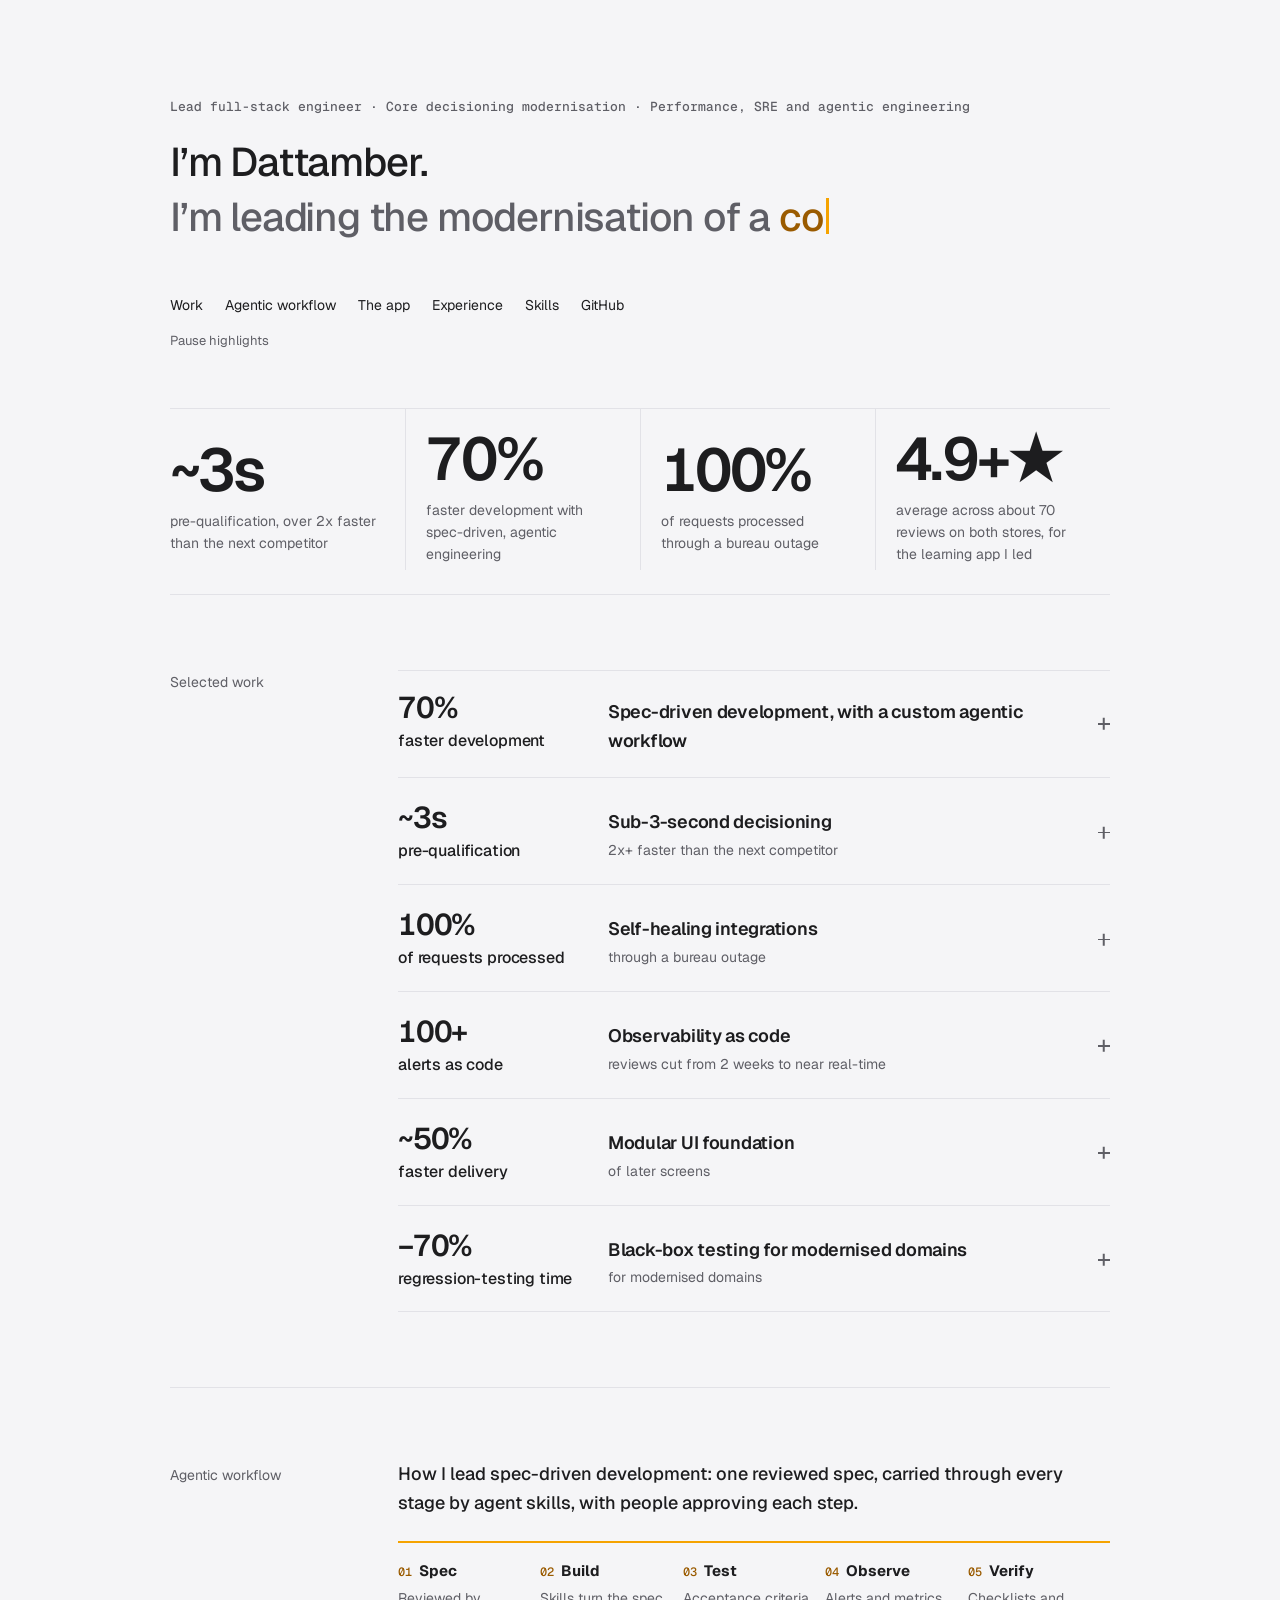
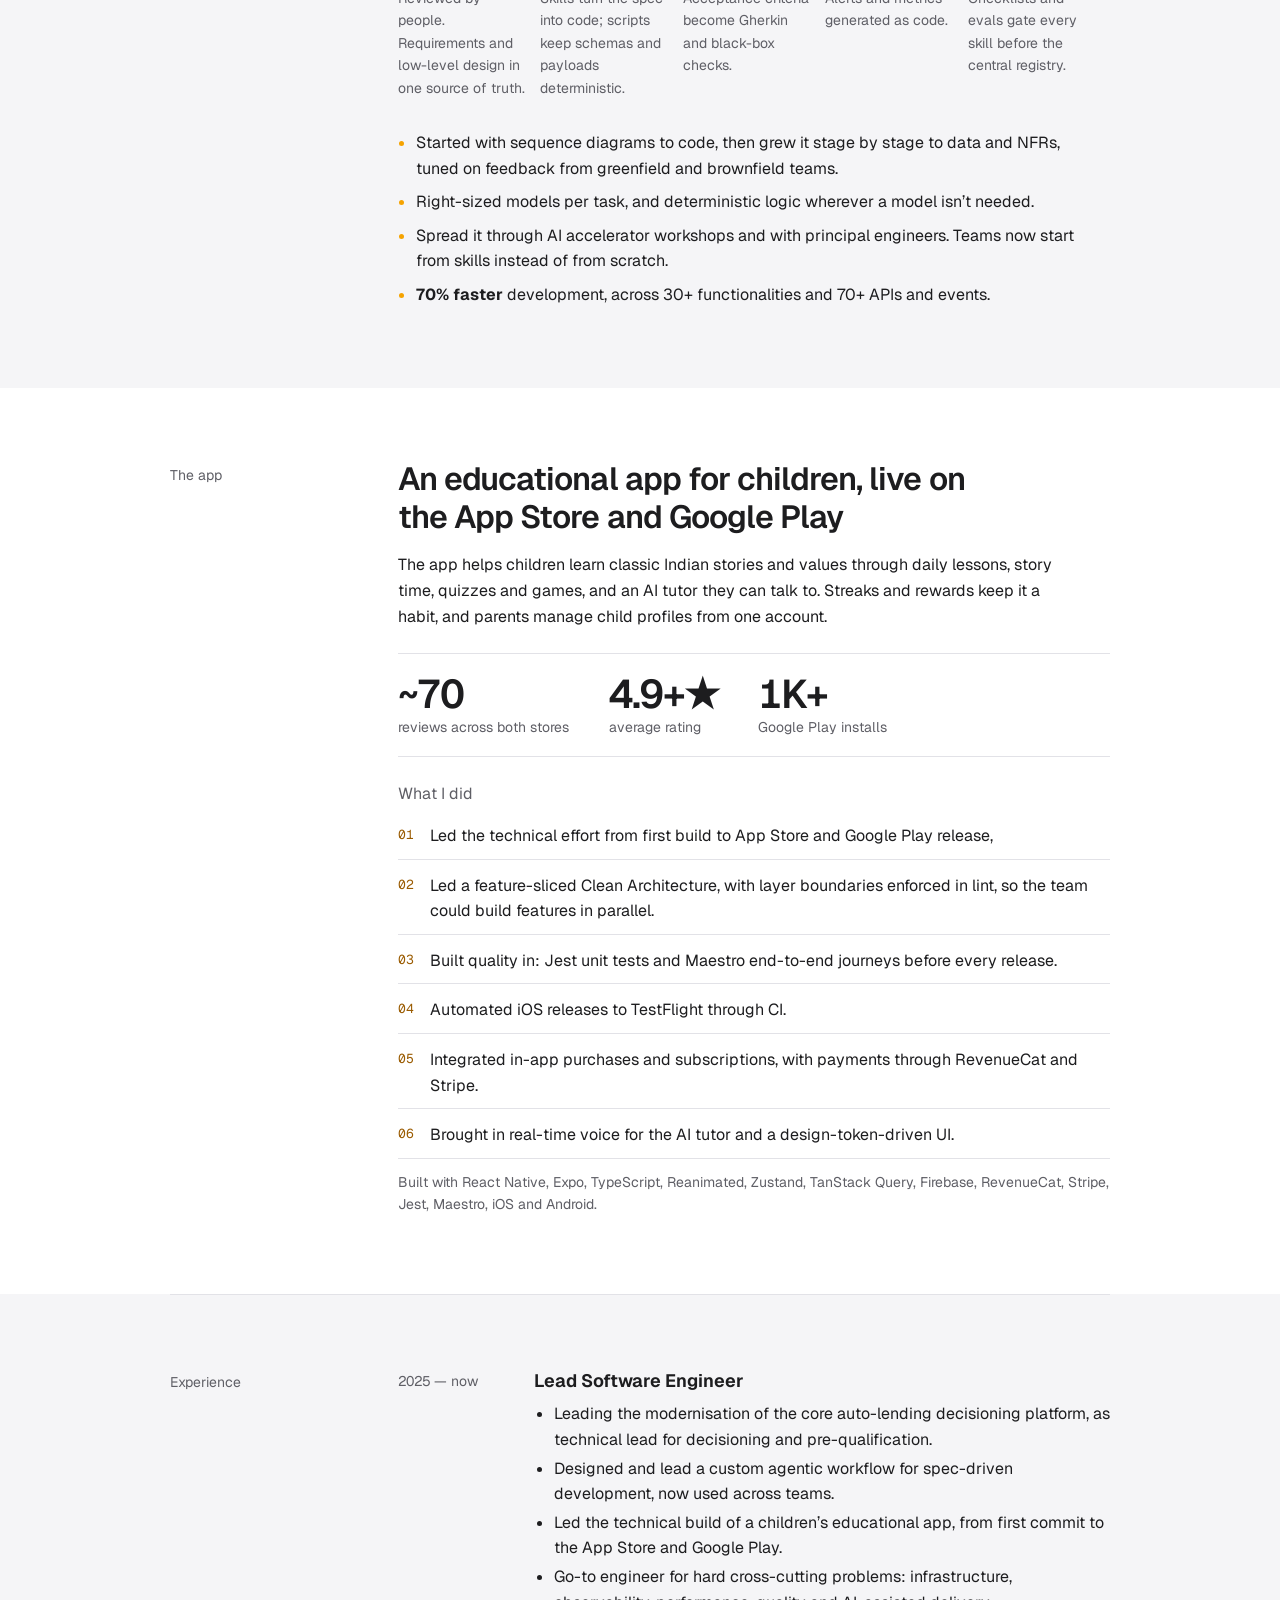
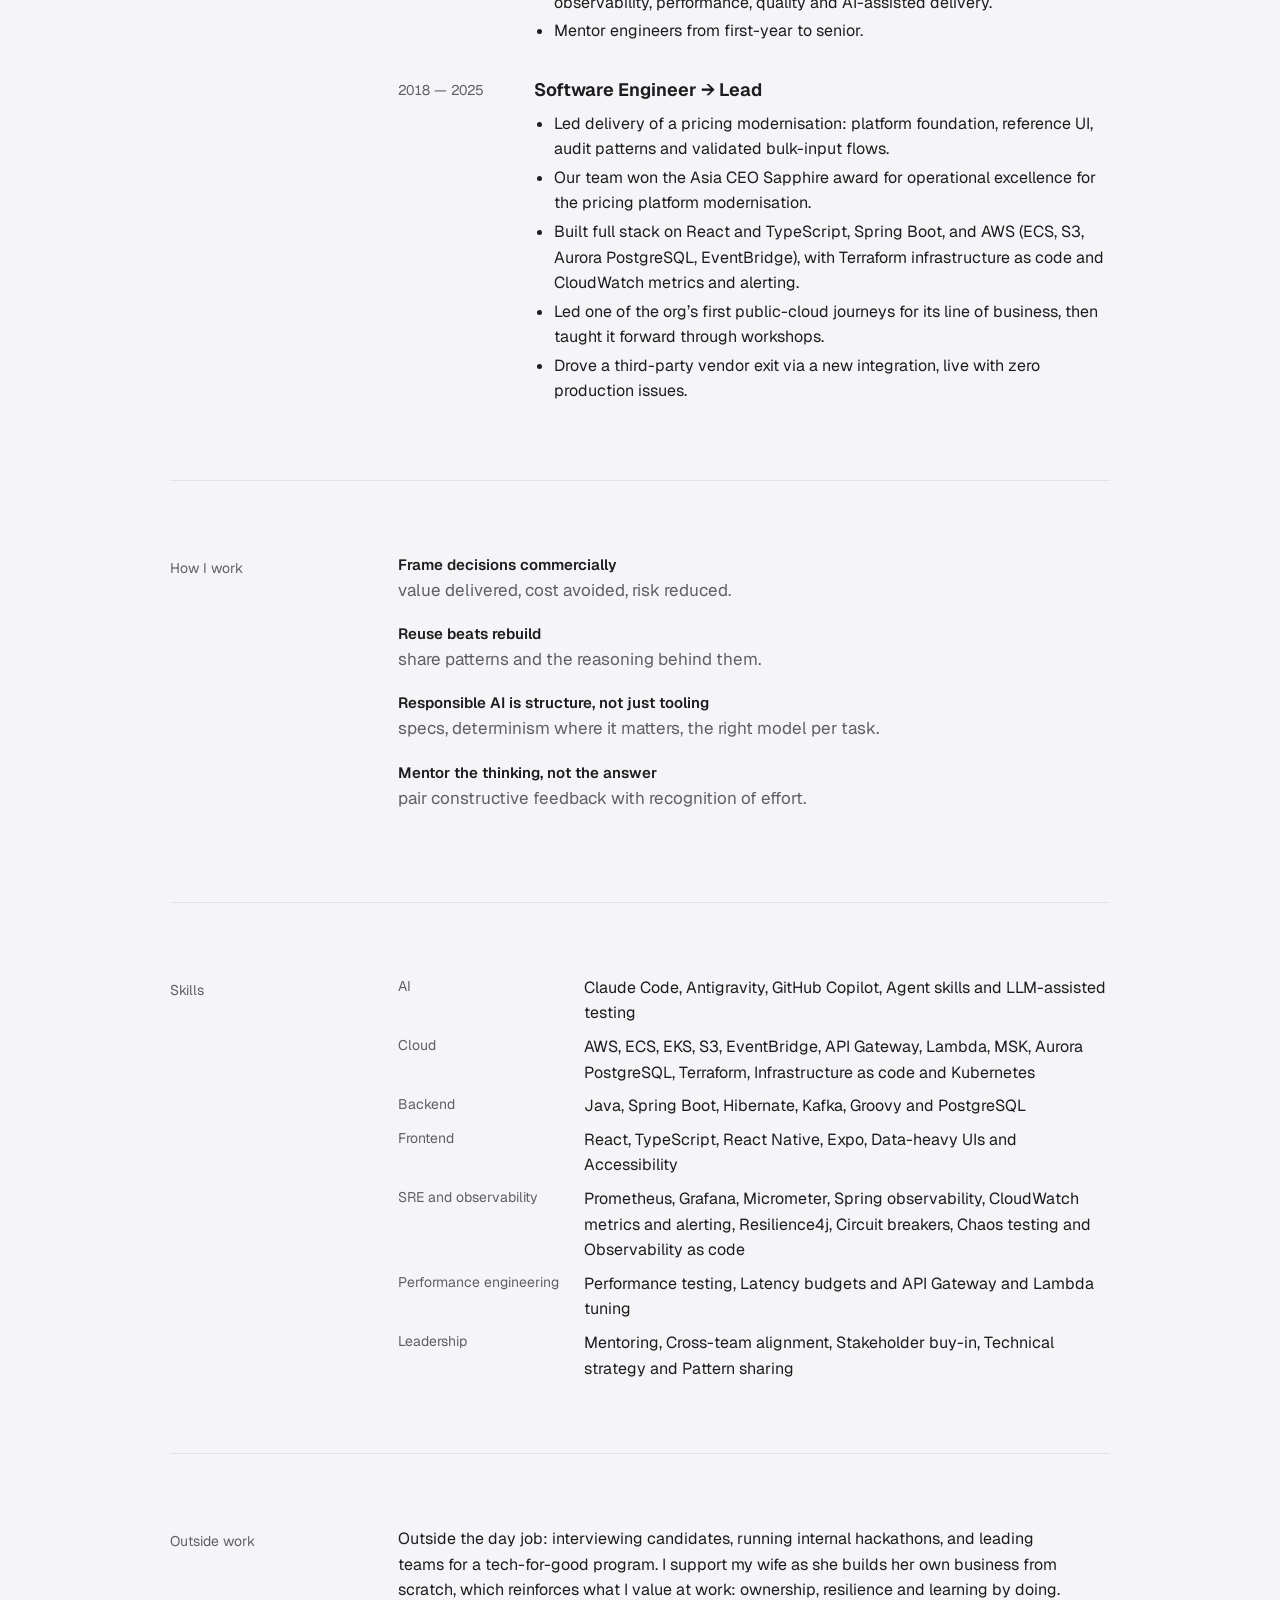
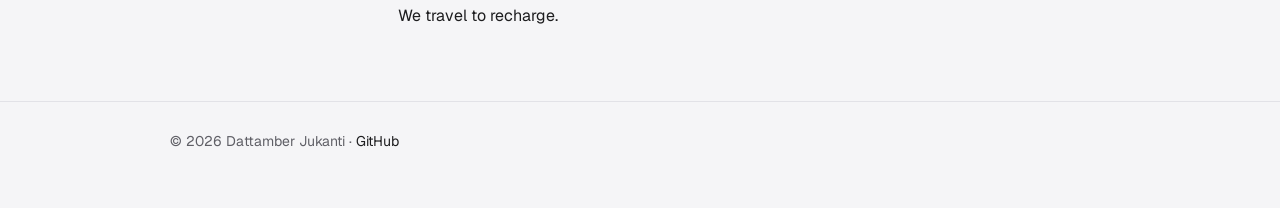
<file: index.html>
<!doctype html>
<html lang="en"><head><meta charset="utf-8"><meta name="viewport" content="width=device-width,initial-scale=1,viewport-fit=cover">
<title>Dattamber Jukanti — Lead Software Engineer</title>
<meta name="description" content="Lead software engineer on auto-lending decisioning platforms. Led the build of a children's educational app, rated 4.9+ across about 70 reviews on the App Store and Google Play.">
<meta property="og:type" content="website"><meta property="og:url" content="https://dattamberj.github.io/"><meta property="og:title" content="Dattamber Jukanti — Lead Software Engineer"><meta property="og:description" content="Platforms that pre-qualify a car loan in about three seconds, and a children's learning app rated 4.9 across both app stores.">
<meta name="theme-color" content="#0b0c0e" media="(prefers-color-scheme: dark)"><meta name="theme-color" content="#f5f5f7" media="(prefers-color-scheme: light)">
<link rel="icon" href="data:image/svg+xml,%3Csvg xmlns='http://www.w3.org/2000/svg' viewBox='0 0 32 32'%3E%3Crect width='32' height='32' rx='6' fill='%230b0c0e'/%3E%3Cpath d='M7 10l7 6-7 6' stroke='%23ffb000' stroke-width='3' fill='none'/%3E%3Cpath d='M17 23h9' stroke='%23ffb000' stroke-width='3'/%3E%3C/svg%3E">
<link rel="stylesheet" href="base.css">
<style>
.wrap{max-width:980px;margin:0 auto;padding:0 max(20px,env(safe-area-inset-right)) 0 max(20px,env(safe-area-inset-left))}
a.u{color:var(--fg);text-decoration:none;background:linear-gradient(var(--acc),var(--acc)) 0 100%/0 1px no-repeat;transition:background-size .35s var(--ease)}
a.u:hover,a.u:focus-visible{background-size:100% 1px}
/* editorial grid: a quiet label column, then the content */
.sec{display:grid;grid-template-columns:180px minmax(0,1fr);gap:24px 48px;padding:72px 0;border-top:1px solid var(--line)}
.sec>.lbl{color:var(--dim);font-size:14px;padding-top:4px}
@media(max-width:760px){.sec{grid-template-columns:1fr;gap:12px;padding:56px 0}}
.intro{font:500 clamp(26px,3.6vw,40px)/1.22 var(--sans);letter-spacing:-.03em;margin:0;max-width:31ch}
.intro b{font-weight:500;color:var(--acc-ink)}
.jump{display:flex;flex-wrap:wrap;gap:6px 22px;font-size:14px}.pz{margin:10px 0 0;font-size:13px}.jump a{padding:4px 0}
html{scroll-behavior:smooth;scroll-padding-top:20px}
.hero{padding:96px 0 56px}@media(max-width:560px){.hero{padding:48px 0 40px}.intro{font-size:27px}.hero p.meta{margin-top:20px}}.hero p.meta{color:var(--dim);margin:28px 0 0}
.kicker{font:500 13px/1.7 var(--mono);color:var(--dim);margin:0 0 20px}.kicker span{white-space:nowrap}
/* the numbers: hairlines, no boxes */
.ledger{display:grid;grid-template-columns:repeat(4,minmax(0,1fr));border-top:1px solid var(--line);margin:0 0 24px}
.ledger button{all:unset;box-sizing:border-box;position:relative;cursor:pointer;padding:20px 20px 4px 0}.ledger button+button{padding-left:20px;border-left:1px solid var(--line)}
.ledger button:focus-visible{outline:2px solid var(--acc);outline-offset:-2px}
.ledger button::before{content:"";position:absolute;left:0;right:100%;top:-1px;height:2px;background:var(--acc)}
.ledger button.hold::before{right:0;transition:right var(--hold,2.6s) linear}
.ledger b{display:block;font:600 clamp(34px,5vw,60px)/1 var(--sans);letter-spacing:-.045em;font-variant-numeric:tabular-nums;transition:color .4s}
.ledger button.cur b{color:var(--acc-ink)}
.ledger span{display:block;color:var(--dim);font-size:14px;margin-top:10px;max-width:24ch}
@media(max-width:760px){.ledger{grid-template-columns:repeat(2,minmax(0,1fr))}.ledger button:nth-child(3){padding-left:0;border-left:0}.ledger button:nth-child(n+3){border-top:1px solid var(--line)}}
/* typed intro: ghost copies of every highlight reserve the tallest height, so nothing below jumps */
.tw{display:grid;color:var(--dim);margin-top:.15em}.tw>*{grid-area:1/1}.tw .ghost{visibility:hidden}
.tw b{font-weight:500;color:var(--acc-ink)}
.caret{display:inline-block;width:.08em;height:.9em;margin-left:.06em;vertical-align:-.08em;background:var(--acc);animation:blink 1s steps(1) infinite}
@keyframes blink{50%{opacity:0}}
.pause{all:unset;cursor:pointer;color:var(--dim)}.pause:hover,.pause:focus-visible{color:var(--acc-ink)}
.sr-only{position:absolute;width:1px;height:1px;overflow:hidden;clip:rect(0 0 0 0);white-space:nowrap}
/* entrance and scroll reveal: small, once */
.js .in-1,.js [data-r]{opacity:0;transform:translateY(10px);transition:opacity .9s var(--ease),transform .9s var(--ease)}
.js .in-1{transition-delay:.05s}.js .meta.in-1{transition-delay:.35s}
.ready .in-1,.js [data-r].on{opacity:1;transform:none}
/* work index */
.idx{list-style:none;margin:0;padding:0}
.idx>li{border-bottom:1px solid var(--line)}.idx>li:first-child{border-top:1px solid var(--line)}
.idx button{all:unset;box-sizing:border-box;width:100%;cursor:pointer;display:grid;grid-template-columns:190px minmax(0,1fr) 20px;gap:20px;align-items:baseline;padding:22px 0}
.idx button:focus-visible{outline:2px solid var(--acc);outline-offset:4px}
.idx .m{font:600 30px/1 var(--sans);letter-spacing:-.04em;font-variant-numeric:tabular-nums;transition:color .3s}.idx .m i{display:block;font:500 16px/1.3 var(--sans);letter-spacing:-.01em;color:var(--fg);margin-top:8px;font-style:normal}
.idx button:hover .m,.idx [aria-expanded=true] .m{color:var(--acc-ink)}
.idx .t{display:block;font-size:18px;font-weight:600;letter-spacing:-.015em;transition:transform .45s var(--ease)}
.idx .r{display:block;color:var(--dim);font-size:14px;margin-top:2px;transition:transform .45s var(--ease) .03s}
.idx button:hover .r{transform:translateX(6px)}
.idx .pm{position:relative;width:12px;height:12px;justify-self:end;align-self:center}
.idx .pm::before,.idx .pm::after{content:"";position:absolute;left:0;top:5px;width:12px;height:1.5px;background:var(--dim);transition:transform .45s var(--ease),background .3s}
.idx .pm::after{transform:rotate(90deg)}
.idx button:hover .t{transform:translateX(6px)}.idx button:hover .pm::before,.idx button:hover .pm::after{background:var(--acc)}
.idx [aria-expanded=true] .pm::after{transform:rotate(0)}.idx [aria-expanded=true] .pm::before,.idx [aria-expanded=true] .pm::after{background:var(--acc)}
.panel{display:grid;grid-template-rows:0fr;transition:grid-template-rows .55s var(--ease)}
.panel>div{overflow:hidden}.open .panel{grid-template-rows:1fr}
.case{padding:0 0 28px;max-width:62ch;opacity:0;transform:translateY(-6px);transition:opacity .4s,transform .55s var(--ease)}
.open .case{opacity:1;transform:none;transition-delay:.12s}
.case .dek{font-size:17px;color:var(--fg);font-weight:500;margin:0 0 10px}
.case ul{padding-left:18px}.case li::marker{color:var(--acc)}
.built{color:var(--dim);font-size:14px;margin-top:12px}
@media(max-width:560px){.idx button{grid-template-columns:minmax(0,1fr) 20px;gap:8px 16px}.idx .m{grid-column:1/-1;font-size:26px}}
.flow{list-style:none;margin:0 0 28px;padding:0;display:grid;grid-template-columns:repeat(5,minmax(0,1fr));counter-reset:f}
.flow li{counter-increment:f;position:relative;padding:18px 14px 0 0;font-size:14px;color:var(--dim)}
.flow li::before{content:"";position:absolute;left:0;right:0;top:0;height:2px;background:var(--line)}
.flow li::after{content:"";position:absolute;left:0;right:100%;top:0;height:2px;background:var(--acc);transition:right .5s var(--ease);transition-delay:calc(var(--k) * 180ms + .2s)}
.flow.on li::after{right:0}
.flow b{display:block;color:var(--fg);font-size:15px;margin-bottom:4px}.flow b::before{content:counter(f,decimal-leading-zero) " ";font:500 12px var(--mono);color:var(--acc-ink)}
@media(max-width:860px){.flow{grid-template-columns:repeat(3,minmax(0,1fr));row-gap:20px}}@media(max-width:520px){.flow{grid-template-columns:repeat(2,minmax(0,1fr))}}
.lead{padding-left:18px;margin:0;max-width:64ch}.lead li{margin:0 0 8px}.lead li::marker{color:var(--acc)}
/* the app: the one surface band, 30% of the palette */
.band{background:var(--surface)}
.app h2{font:600 clamp(24px,3vw,32px)/1.2 var(--sans);letter-spacing:-.03em;margin:0 0 16px;max-width:28ch}
.figs{display:flex;flex-wrap:wrap;gap:8px 40px;margin:24px 0;padding:18px 0;border-top:1px solid var(--line);border-bottom:1px solid var(--line)}
.figs div{font-size:14px;color:var(--dim)}.figs b{display:block;font-size:40px;line-height:1.1;font-weight:600;color:var(--fg);letter-spacing:-.045em;font-variant-numeric:tabular-nums}
.did{list-style:none;padding:0;margin:0;counter-reset:d}
.did li{counter-increment:d;display:grid;grid-template-columns:32px 1fr;padding:10px 0;border-bottom:1px solid var(--line)}
.did li::before{content:counter(d,decimal-leading-zero);color:var(--acc-ink);font:13px/1.9 var(--mono)}
/* experience, principles, toolkit */
.job{display:grid;grid-template-columns:120px minmax(0,1fr);gap:16px;padding:0 0 28px}.job:last-child{padding:0}
.job .y{color:var(--dim);font-size:14px;padding-top:3px;font-variant-numeric:tabular-nums}.job h3{margin:0 0 6px;font-size:18px}
@media(max-width:560px){.job{grid-template-columns:1fr;gap:4px}}
.pr{margin:0;padding-left:0;list-style:none}.pr li{font-size:17px;color:var(--dim);margin:0 0 18px;max-width:52ch}.pr li b{font-weight:600;font-family:var(--sans);font-size:15px;display:block;color:var(--fg)}
.tk{display:grid;grid-template-columns:170px minmax(0,1fr);gap:8px 16px;margin:0}.tk dt{color:var(--dim);font-size:14px;}.tk dt::first-letter{text-transform:uppercase}.tk dd{margin:0}
footer{border-top:1px solid var(--line);padding:28px 0 56px;color:var(--dim);font-size:14px}footer .wrap{display:flex;flex-wrap:wrap;gap:8px 24px;justify-content:space-between}
/* narrow foldable cover screens */
@media(max-width:360px){.wrap{padding-left:16px;padding-right:16px}.kicker{font-size:11.5px}.kicker span{white-space:normal}.intro{font-size:24px}.ledger{grid-template-columns:1fr}.ledger button,.ledger button+button{padding-left:0;border-left:0}.ledger button+button{border-top:1px solid var(--line)}.tk{grid-template-columns:1fr;gap:2px}.tk dd{margin-bottom:10px}.figs b{font-size:32px}}
@media print{.js .in-1,.js [data-r],.case{opacity:1!important;transform:none!important}.panel{grid-template-rows:1fr!important}.top{display:none}}
</style></head><body>
<a class="skip" href="#main">Skip to content</a>
<main id="main" class="wrap">
 <section class="hero">
  <p class="kicker in-1"><span>Lead full-stack engineer ·</span> <span>Core decisioning modernisation ·</span> <span>Performance, SRE and agentic engineering</span></p>
  <h1 class="intro in-1">I’m Dattamber.<span class="tw" aria-hidden="true" id="tw"><span class="typed"><span id="typed"></span><span class="caret"></span></span></span><span class="sr-only">I’m leading the modernisation of a core decisioning platform. My team won the Asia CEO Sapphire award for operational excellence. I lead platforms that pre-qualify a car loan in about 3 seconds, lead spec-driven development with a custom agentic workflow that made development 70% faster, kept 100% of requests flowing through a bureau outage, and led a children’s learning app to 4.9+ stars across about 70 reviews.</span></h1>
  <nav class="meta in-1 jump" aria-label="Jump to a section"><a class="u" href="#work">Work</a><a class="u" href="#workflow">Agentic workflow</a><a class="u" href="#app">The app</a><a class="u" href="#experience">Experience</a><a class="u" href="#toolkit">Skills</a><a class="u" href="https://github.com/dattamberj" target="_blank" rel="noopener">GitHub</a></nav>
  <p class="in-1 pz"><button class="pause" id="pause" type="button" aria-pressed="false">Pause highlights</button></p>
 </section>
 <div class="ledger" aria-label="Impact in numbers. Select one to show it in the intro.">
  <button type="button" data-r><b>~3s</b><span>pre-qualification, over 2x faster than the next competitor</span></button>
  <button type="button" data-r><b>70%</b><span>faster development with spec-driven, agentic engineering</span></button>
  <button type="button" data-r><b>100%</b><span>of requests processed through a bureau outage</span></button>
  <button type="button" data-r><b>4.9+★</b><span>average across about 70 reviews on both stores, for the learning app I led</span></button>
 </div>

 <section class="sec" id="work"><div class="lbl">Selected work</div>
  <div><ul class="idx" id="idx"></ul><noscript><p class="dim">The case studies need JavaScript to expand.</p></noscript></div>
 </section>

 <section class="sec" id="workflow"><div class="lbl">Agentic workflow</div>
  <div>
   <p class="dek" style="font-size:18px;font-weight:500;margin:0 0 20px;max-width:56ch" data-r>How I lead spec-driven development: one reviewed spec, carried through every stage by agent skills, with people approving each step.</p>
   <ol class="flow" data-r>
    <li style="--k:0"><b>Spec</b>Reviewed by people. Requirements and low-level design in one source of truth.</li>
    <li style="--k:1"><b>Build</b>Skills turn the spec into code; scripts keep schemas and payloads deterministic.</li>
    <li style="--k:2"><b>Test</b>Acceptance criteria become Gherkin and black-box checks.</li>
    <li style="--k:3"><b>Observe</b>Alerts and metrics generated as code.</li>
    <li style="--k:4"><b>Verify</b>Checklists and evals gate every skill before the central registry.</li>
   </ol>
   <ul class="lead" data-r>
    <li>Started with sequence diagrams to code, then grew it stage by stage to data and NFRs, tuned on feedback from greenfield and brownfield teams.</li>
    <li>Right-sized models per task, and deterministic logic wherever a model isn’t needed.</li>
    <li>Spread it through AI accelerator workshops and with principal engineers. Teams now start from skills instead of from scratch.</li>
    <li><b>70% faster</b> development, across 30+ functionalities and 70+ APIs and events.</li>
   </ul>
  </div>
 </section>
</main>

<div class="band" id="app"><div class="wrap"><section class="sec app" style="border-top:0"><div class="lbl">The app</div>
 <div data-r>
  <h2 id="app-title"></h2>
  <div id="app-body"></div>
  <div class="figs" id="app-figs"></div>
  <p class="dim" style="margin:0 0 6px">What I did</p>
  <ol class="did" id="app-did"></ol>
  <p class="built" id="app-built"></p>
 </div></section></div></div>

<div class="wrap">
 <section class="sec" id="experience"><div class="lbl">Experience</div><div data-r id="jobs"></div></section>
 <section class="sec"><div class="lbl">How I work</div><ul class="pr" data-r id="pr"></ul></section>
 <section class="sec" id="toolkit"><div class="lbl">Skills</div><dl class="tk" data-r id="tk"></dl></section>
 <section class="sec"><div class="lbl">Outside work</div><p data-r id="life" style="margin:0;max-width:62ch"></p></section>
</div>
<footer><div class="wrap"><span>© 2026 Dattamber Jukanti · <a class="u" href="https://github.com/dattamberj" target="_blank" rel="noopener">GitHub</a></span></div></footer>
<script src="data.js"></script>
<script>
const $=s=>document.querySelector(s), root=document.documentElement;
root.classList.add('js');
const list=a=>a.join(', ').replace(/, ([^,]*)$/,' and $1');
// content from data.js, shared with the Field and Spec views
const app=PROJECTS.find(p=>p.featured);
$('#app-title').textContent=app.title;
$('#app-body').innerHTML=app.body.map(b=>`<p style="max-width:62ch">${b}</p>`).join('');
$('#app-figs').innerHTML=app.stats.map(([n,l])=>`<div><b>${n}</b>${l}</div>`).join('');
$('#app-did').innerHTML=app.role.map(r=>`<li><span>${r}</span></li>`).join('');
$('#app-built').textContent='Built with '+list(app.stack)+'.';
$('#idx').innerHTML=PROJECTS.filter(p=>!p.featured).map((p,i)=>`<li data-r><button type="button" aria-expanded="false" aria-controls="c${i}"><span class="m">${p.metric[0]}<i>${p.metric[1]}</i></span><span><span class="t">${p.title}</span>${p.metric[2]?`<span class="r">${p.metric[2]}</span>`:''}</span><span class="pm" aria-hidden="true"></span></button>
 <div class="panel" id="c${i}"><div><div class="case"><p class="dek">${p.line}</p>${p.body.map(b=>`<p>${b}</p>`).join('')}${ul(p.facts)}<p class="built">Built with ${list(p.stack)}.</p></div></div></div></li>`).join('');
$('#jobs').innerHTML=DATA.roles.map(r=>`<div class="job"><span class="y">${r.y}</span><div><h3>${r.t}</h3>${ul(r.pts)}</div></div>`).join('');
$('#pr').innerHTML=DATA.principles.map(p=>`<li>${p.replace('</b>:','</b>')}</li>`).join('');
$('#tk').innerHTML=Object.entries(DATA.skills).map(([k,v])=>`<dt>${k}</dt><dd>${list(v)}</dd>`).join('');
$('#life').textContent=DATA.life;

// one accordion open at a time; closed panels stay out of the tab order
document.querySelectorAll('.idx button').forEach(b=>{ const li=b.parentNode, pn=li.querySelector('.panel'); pn.inert=true;
  b.onclick=()=>{ const open=b.getAttribute('aria-expanded')!=='true';
    document.querySelectorAll('.idx li.open').forEach(o=>{ if(o!==li){ o.classList.remove('open'); o.querySelector('button').setAttribute('aria-expanded','false'); o.querySelector('.panel').inert=true; } });
    li.classList.toggle('open',open); b.setAttribute('aria-expanded',open); pn.inert=!open; }; });

// typed intro: each highlight types in, holds while its number's bar fills, then erases into the next
const HL=[{c:null,s:["I’m leading the modernisation of a ",["core decisioning platform"],"."]},{c:null,s:["My team won the ",["Asia CEO Sapphire award"]," for operational excellence."]},{c:0,s:["I lead platforms that pre-qualify a car loan in ",["about 3 seconds"],"."]},{c:1,s:["My custom agentic workflow made development ",["70% faster"],"."]},{c:2,s:["I kept ",["100%"]," of requests flowing through a bureau outage."]},{c:3,s:["I led a children’s learning app to ",["4.9+★"]," across about 70 reviews."]}];
const HOLD=2600, typed=$('#typed'), cells=[...document.querySelectorAll('.ledger button')], pauseBtn=$('#pause');
const txt=s=>Array.isArray(s)?s[0]:s, len=segs=>segs.reduce((a,s)=>a+txt(s).length,0);
const html=(segs,n)=>segs.map(s=>{ const t=txt(s).slice(0,Math.max(0,n)); n-=txt(s).length; return Array.isArray(s)?`<b>${t}</b>`:t; }).join('');
$('#tw').insertAdjacentHTML('afterbegin',HL.map(h=>`<span class="ghost">${html(h.s,1e4)}</span>`).join(''));
root.style.setProperty('--hold',HOLD+'ms');
let gen=0, shown=null, count=0, paused=false;
const wait=ms=>new Promise(r=>setTimeout(r,ms)), draw=(segs,n)=>{ count=n; typed.innerHTML=html(segs,n); };
async function show(i){ const g=++gen;
  cells.forEach((c,k)=>{ c.classList.toggle('cur',k===HL[i].c); c.classList.remove('hold'); c.setAttribute('aria-pressed',k===HL[i].c); });
  if(calm){ draw(shown=HL[i].s,len(HL[i].s)); return; }
  if(shown) for(let n=count;n>=0;n-=2){ if(g!==gen) return; draw(shown,n); await wait(12); }
  shown=HL[i].s; await wait(220);
  for(let n=0,L=len(shown);n<=L;n++){ if(g!==gen) return; draw(shown,n); await wait(26+Math.random()*34); }
  if(HL[i].c!=null) cells[HL[i].c].classList.add('hold'); await wait(HOLD);
  while(paused||document.hidden){ await wait(250); if(g!==gen) return; }
  if(g===gen) show((i+1)%HL.length); }
cells.forEach((c,k)=>c.onclick=()=>show(HL.findIndex(h=>h.c===k)));
pauseBtn.onclick=()=>{ paused=!paused; pauseBtn.setAttribute('aria-pressed',paused); pauseBtn.textContent=paused?'Play highlights':'Pause highlights'; };
if(calm) pauseBtn.hidden=true;
setTimeout(()=>{ root.classList.add('ready'); show(0); },60);
const rs=document.querySelectorAll('[data-r]');
if(calm) rs.forEach(e=>e.classList.add('on'));
else { const io=new IntersectionObserver(es=>es.forEach((e,k)=>{ if(e.isIntersecting){ e.target.style.transitionDelay=k*60+'ms'; e.target.classList.add('on'); io.unobserve(e.target); } }),{rootMargin:'0px 0px -6% 0px'}); rs.forEach(e=>io.observe(e)); }
</script></body></html>
</file>
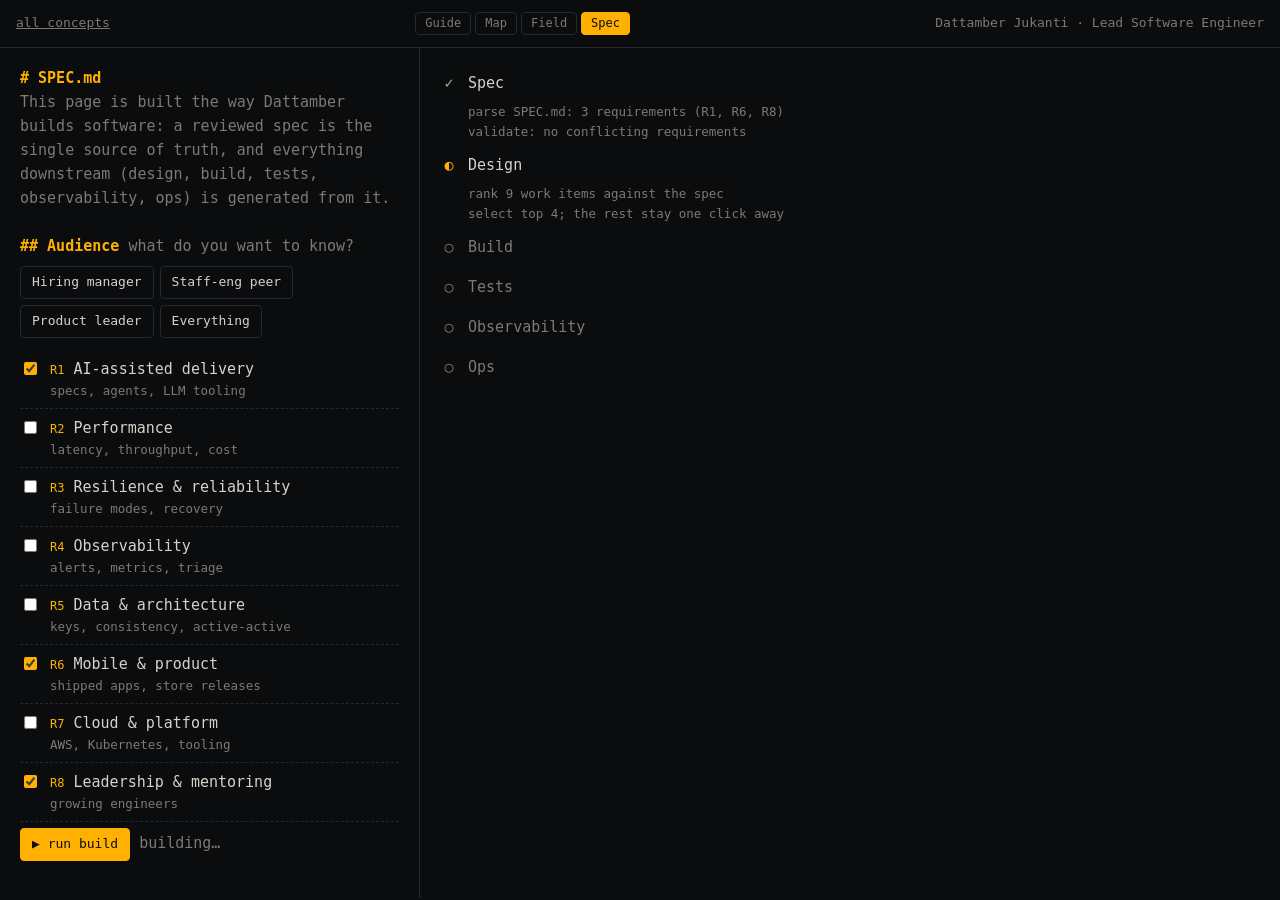
<file: alt/spec.html>
<!doctype html>
<html lang="en"><head><meta charset="utf-8"><meta name="viewport" content="width=device-width,initial-scale=1">
<title>Dattamber Jukanti — Spec-driven Portfolio</title><link rel="stylesheet" href="base.css"><script src="theme.js"></script>
<style>
.wrap{display:grid;grid-template-columns:minmax(0,420px) minmax(0,1fr);gap:0;min-height:calc(100vh - 50px)}
.pane{padding:18px 20px}.left{border-right:1px solid var(--line)}
.md{color:var(--dim)}.md b{color:var(--fg)}.md .h{color:var(--acc);font-weight:700}
.req{display:flex;gap:10px;align-items:flex-start;padding:7px 0;border-bottom:1px dashed var(--line);cursor:pointer}
.req input{margin-top:5px;accent-color:var(--acc)}.req code{color:var(--acc);font-size:12px}.req small{display:block;color:var(--dim)}
.presets{display:flex;flex-wrap:wrap;gap:6px;margin:8px 0 12px}
.stage{display:flex;gap:10px;align-items:center;padding:5px 0;color:var(--dim)}
.stage .ic{width:18px;text-align:center}.stage.run{color:var(--fg)}.stage.run .ic{color:var(--acc)}.stage.done .ic{color:var(--ok)}.stage.done{color:var(--fg)}
.log{margin:2px 0 6px 28px;font-size:12.5px;color:var(--dim);min-height:0;white-space:pre-wrap}
.spin{display:inline-block;animation:sp 1s linear infinite}@keyframes sp{to{transform:rotate(360deg)}}
.out{margin-top:16px;border-top:1px solid var(--line);padding-top:14px}
.hit{border:1px solid var(--line);border-radius:6px;padding:10px 14px;margin:10px 0;background:var(--card)}
.hit .why{color:var(--acc);font-size:12px}
.hit details summary{cursor:pointer;color:var(--dim);font-size:13px}
table{border-collapse:collapse;width:100%;font-size:13px}td{padding:3px 8px 3px 0;border-bottom:1px solid var(--line);vertical-align:top}td.ok{color:var(--ok);white-space:nowrap}
.metrics{display:flex;gap:18px;flex-wrap:wrap;color:var(--dim);font-size:12px;margin-top:8px}.metrics b{color:var(--fg)}
@media(max-width:860px){.wrap{grid-template-columns:1fr}.left{border-right:0;border-bottom:1px solid var(--line)}}
</style></head><body>
<div class="top"><span><a href="./">all concepts</a></span><span>Dattamber Jukanti · Lead Software Engineer</span></div>
<div class="wrap">
 <section class="pane left" aria-label="Spec">
  <div class="md"><span class="h"># SPEC.md</span><br>This page is built the way Dattamber builds software: a reviewed spec is the single source of truth, and everything downstream (design, build, tests, observability, ops) is generated from it.<br><br><span class="h">## Audience</span> <span class="dim">what do you want to know?</span></div>
  <div class="presets" id="presets"></div>
  <div id="reqs"></div>
  <p><button class="btn p" id="run" type="button">▶ run build</button> <span class="dim" id="hint">spec changes rebuild the page</span></p>
 </section>
 <section class="pane" aria-label="Build output">
  <div id="stages"></div><div id="out" class="out" aria-live="polite" hidden></div>
 </section>
</div>
<script src="data.js"></script>
<script>
const GOALS=[
 {id:'R1',label:'AI-assisted delivery',note:'specs, agents, LLM tooling',kw:['ai','llm','agent','spec','model','token','genai']},
 {id:'R2',label:'Performance',note:'latency, throughput, cost',kw:['latency','performance','fast','faster','speed','throughput','authorizer']},
 {id:'R3',label:'Resilience & reliability',note:'failure modes, recovery',kw:['resilient','resilience','retry','retries','circuit','outage','replay','heal','heals']},
 {id:'R4',label:'Observability',note:'alerts, metrics, triage',kw:['observability','alert','alerts','metric','metrics','grafana','prometheus','dashboard']},
 {id:'R5',label:'Data & architecture',note:'keys, consistency, active-active',kw:['uuidv7','postgresql','aurora','database','active-active','architecture','audit','data']},
 {id:'R6',label:'Mobile & product',note:'shipped apps, store releases',kw:['app','mobile','ios','android','store','react','expo','children','shipped','ui']},
 {id:'R7',label:'Cloud & platform',note:'AWS, Kubernetes, tooling',kw:['aws','eks','kubernetes','terraform','lambda','cloud','groovy','platform']},
 {id:'R8',label:'Leadership & mentoring',note:'growing engineers',kw:['mentor','mentoring','lead','leadership','coach','team','principal']}
];
const PRESETS={'Hiring manager':['R1','R6','R8'],'Staff-eng peer':['R2','R3','R5','R7'],'Product leader':['R6','R1','R4'],'Everything':GOALS.map(g=>g.id)};
let sel=new Set(PRESETS['Hiring manager']), running=false;
const reqs=document.getElementById('reqs'); GOALS.forEach(g=>{ const l=document.createElement('label'); l.className='req'; l.innerHTML=`<input type="checkbox" id="c-${g.id}"><span><code>${g.id}</code> ${g.label}<small>${g.note}</small></span>`; reqs.appendChild(l); l.querySelector('input').onchange=e=>{ e.target.checked?sel.add(g.id):sel.delete(g.id); if(!running) hint('spec changed: run build to regenerate'); }; });
const hint=t=>document.getElementById('hint').textContent=t;
const sync=()=>GOALS.forEach(g=>document.getElementById('c-'+g.id).checked=sel.has(g.id));
Object.entries(PRESETS).forEach(([k,ids])=>{ const b=document.createElement('button'); b.className='chip'; b.type='button'; b.textContent=k; b.onclick=()=>{ sel=new Set(ids); sync(); build(); }; document.getElementById('presets').appendChild(b); }); sync();
const sleep=ms=>new Promise(r=>setTimeout(r,calm?0:ms));
const text=p=>(p.title+' '+p.line+' '+p.body.join(' ')+' '+p.facts.join(' ')+' '+p.stack.join(' ')).toLowerCase();
function evaluate(){ const goals=GOALS.filter(g=>sel.has(g.id)); const rows=PROJECTS.map(p=>{ const t=text(p), hits=goals.map(g=>({g,n:g.kw.filter(k=>new RegExp('(^|[^a-z])'+k.replace(/[+-]/g,'\\$&')+(k.length<=3?'($|[^a-z])':''),'i').test(t)).length})).filter(h=>h.n>0);
    return {p,score:hits.reduce((a,h)=>a+h.n,0)+(p.featured&&hits.some(h=>h.g.id==='R6')?3:0),hits}; }).filter(x=>x.score>0).sort((a,b)=>b.score-a.score);
  return {goals,rows}; }
const STAGES=['Spec','Design','Build','Tests','Observability','Ops'];
async function build(){ if(running) return; running=true; const t0=performance.now(); const {goals,rows}=evaluate();
  const out=document.getElementById('out'), st=document.getElementById('stages'); out.hidden=true; out.innerHTML=''; st.innerHTML='';
  document.getElementById('run').disabled=true; hint('building…');
  if(!goals.length){ st.innerHTML='<p class="dim">Spec is empty. Select at least one requirement.</p>'; running=false; document.getElementById('run').disabled=false; return; }
  const els=STAGES.map(n=>{ const d=document.createElement('div'); d.innerHTML=`<div class="stage"><span class="ic">○</span><span>${n}</span></div><div class="log"></div>`; st.appendChild(d); return {box:d.firstChild,log:d.lastChild}; });
  const say=async(e,lines)=>{ for(const l of lines){ e.log.textContent+=(e.log.textContent?'\n':'')+l; await sleep(180); } };
  const run=async(i,lines)=>{ const e=els[i]; e.box.className='stage run'; e.box.querySelector('.ic').innerHTML='<span class="spin">◐</span>'; await sleep(250); await say(e,lines); e.box.className='stage done'; e.box.querySelector('.ic').textContent='✓'; };
  const top=rows.slice(0,4);
  await run(0,[`parse SPEC.md: ${goals.length} requirement${goals.length>1?'s':''} (${goals.map(g=>g.id).join(', ')})`,'validate: no conflicting requirements']);
  await run(1,[`rank ${PROJECTS.length} work items against the spec`,`select top ${top.length}; the rest stay one click away`]);
  await run(2,top.map(x=>`generate section: ${x.p.id}`).concat('render about + contact'));
  const tests=goals.map(g=>{ const m=rows.find(x=>x.hits.some(h=>h.g.id===g.id)); return {g,m}; });
  await run(3,tests.map(t=>`${t.m?'PASS':'FAIL'} ${t.g.id} ${t.g.label}${t.m?': evidenced by '+t.m.p.id:': no matching work item'}`));
  const pass=tests.filter(t=>t.m).length;
  await run(4,[`metric requirements_total=${goals.length}`,`metric requirements_evidenced=${pass}`,`metric sections_rendered=${top.length+2}`]);
  await run(5,[`deploy: ${DATA.gh}.github.io (static)`,'health: ok']);
  const ms=Math.round(performance.now()-t0);
  out.hidden=false; out.innerHTML=`<h2>Output: a portfolio tailored to your spec</h2>
   <p>${DATA.name}, ${DATA.title}. ${DATA.about[0]}</p>
   <div class="metrics"><span>requirements evidenced <b>${pass}/${goals.length}</b></span><span>sections <b>${top.length+2}</b></span><span>build <b>${ms} ms</b></span></div>
   ${top.map((x,i)=>`<div class="hit"><span class="why">#${i+1} matches ${x.hits.map(h=>h.g.id+' '+h.g.label).join(' · ')}</span><h3>${x.p.title}</h3><p>${x.p.line}</p>${x.p.stats?`<div class="stats">${x.p.stats.map(([n,l])=>`<div><b>${n}</b><span>${l}</span></div>`).join('')}</div>`:''}<details><summary>read more</summary>${ul(x.p.facts)}${x.p.links?`<p>${x.p.links.map(([l,u])=>`<a href="${u}" target="_blank" rel="noopener">${l} ↗</a>`).join(' · ')}</p>`:''}${tags(x.p.stack)}</details></div>`).join('')}
   <h3>Test report</h3><table>${tests.map(t=>`<tr><td class="ok">${t.m?'✓ pass':'✗ fail'}</td><td><code class="acc">${t.g.id}</code> ${t.g.label}</td><td class="dim">${t.m?t.m.p.id:'—'}</td></tr>`).join('')}</table>
   <h3>Principles</h3>${principlesHTML()}<h3>Contact</h3>${contactHTML()}`;
  hint('build complete. Change the spec to rebuild.'); running=false; document.getElementById('run').disabled=false; out.scrollIntoView({behavior:calm?'auto':'smooth',block:'start'}); }
document.getElementById('run').onclick=build; build();
</script></body></html>
</file>
<file: base.css>
@import url('https://fonts.googleapis.com/css2?family=Geist:wght@400;500;600;700&family=Geist+Mono:wght@400;500;600&display=swap');
/* 60-30-10: --bg is the dominant 60%, --surface (cards, bands, nav) the 30%, --acc the 10% (links, key numbers, primary action). */
:root{
 --bg:#0b0c0e;--surface:#15171b;--fg:#ececea;--dim:#9a978f;--line:#26282d;
 --acc:#ffb000;--acc-ink:#ffb000;--on-acc:#0b0c0e;--ok:#8ec07c;--card:var(--surface);
 --sans:Geist,-apple-system,BlinkMacSystemFont,"SF Pro Text","Segoe UI",Roboto,"Helvetica Neue",Arial,sans-serif;
 --mono:"Geist Mono",ui-monospace,SFMono-Regular,Menlo,Consolas,monospace;
 --ease:cubic-bezier(.16,1,.3,1);--dur:.8s;
 color-scheme:dark;
}
@media (prefers-color-scheme:light){:root{
 --bg:#f5f5f7;--surface:#ffffff;--fg:#1d1d1f;--dim:#5f5f66;--line:#e2e2e7;
 --acc:#f5a300;--acc-ink:#9a5b00;--on-acc:#1d1d1f;--ok:#2f7d32;color-scheme:light;
}}
*{box-sizing:border-box}html,body{margin:0;background:var(--bg);color:var(--fg)}
body{font:16px/1.6 var(--sans);-webkit-font-smoothing:antialiased}
a{color:var(--acc-ink)}::selection{background:var(--acc);color:var(--on-acc)}
.acc{color:var(--acc-ink)}.dim{color:var(--dim)}
h2,h3{margin:0}h2{color:var(--fg);font-size:17px;margin:0 0 6px}h3{font-size:inherit;font-weight:650;margin:12px 0 2px}
p{margin:6px 0}ul{margin:4px 0;padding-left:20px}li{margin:3px 0}
:focus-visible{outline:2px solid var(--acc);outline-offset:2px}
.skip{position:absolute;left:-999px}.skip:focus{left:8px;top:8px;background:var(--bg);padding:4px 8px;z-index:99}
@media (prefers-reduced-motion:reduce){*,*::before,*::after{animation-duration:.01ms!important;animation-iteration-count:1!important;transition-duration:.01ms!important;scroll-behavior:auto!important}}
</file>
<file: alt/base.css>
:root{--bg:#0b0c0e;--fg:#d6d3cb;--dim:#7d7a72;--acc:#ffb000;--ok:#8ec07c;--line:#26282c;--card:#111316}
*{box-sizing:border-box}html,body{margin:0;background:var(--bg);color:var(--fg)}
body{font:15px/1.6 ui-monospace,SFMono-Regular,Menlo,Consolas,monospace}
a{color:var(--acc)}::selection{background:var(--acc);color:var(--bg)}
.acc{color:var(--acc)}.dim{color:var(--dim)}
.top{display:flex;gap:12px;flex-wrap:wrap;justify-content:space-between;align-items:center;padding:12px 16px;border-bottom:1px solid var(--line);color:var(--dim);font-size:13px}
.top a{color:var(--dim)}.top a:hover{color:var(--acc)}
h2,h3{font:inherit;margin:0}h2{color:var(--acc);font-size:17px;margin:0 0 6px}h3{font-weight:700;margin:12px 0 2px}
p{margin:6px 0}ul{margin:4px 0;padding-left:20px}li{margin:3px 0}
.tags span{display:inline-block;border:1px solid var(--line);padding:0 7px;margin:2px 4px 2px 0;font-size:12px;color:var(--dim);border-radius:3px}
.stats{display:grid;grid-template-columns:repeat(auto-fit,minmax(130px,1fr));gap:8px;margin:8px 0}
.stats div{border:1px solid var(--line);padding:6px 9px;border-radius:4px}.stats b{display:block;color:var(--acc);font-size:18px}.stats span{color:var(--dim);font-size:12px}
.btn,.chip{background:none;border:1px solid var(--line);color:var(--fg);font:inherit;font-size:13px;padding:5px 11px;border-radius:4px;cursor:pointer}
.btn:hover,.chip:hover,.chip:focus-visible,.btn:focus-visible{border-color:var(--acc);color:var(--acc);outline:0}
.btn.p{background:var(--acc);color:var(--bg);border-color:var(--acc)}.btn.p:hover{color:var(--bg);opacity:.9}
input[type=text]{background:var(--card);border:1px solid var(--line);border-radius:4px;color:var(--fg);font:inherit;padding:8px 10px;outline:0;min-width:0}
input[type=text]:focus{border-color:var(--acc)}
.skip{position:absolute;left:-999px}.skip:focus{left:8px;top:8px;background:var(--bg);padding:4px 8px;z-index:99}
html{background:var(--bg)}body{background:transparent}
#fx{position:fixed;inset:0;width:100%;height:100%;z-index:-1;pointer-events:none}
.themesel{background:var(--card);color:var(--fg);border:1px solid var(--line);border-radius:4px;font:inherit;font-size:12px;padding:2px 6px}
.themesel:focus-visible{outline:1px solid var(--acc)}
</file>
